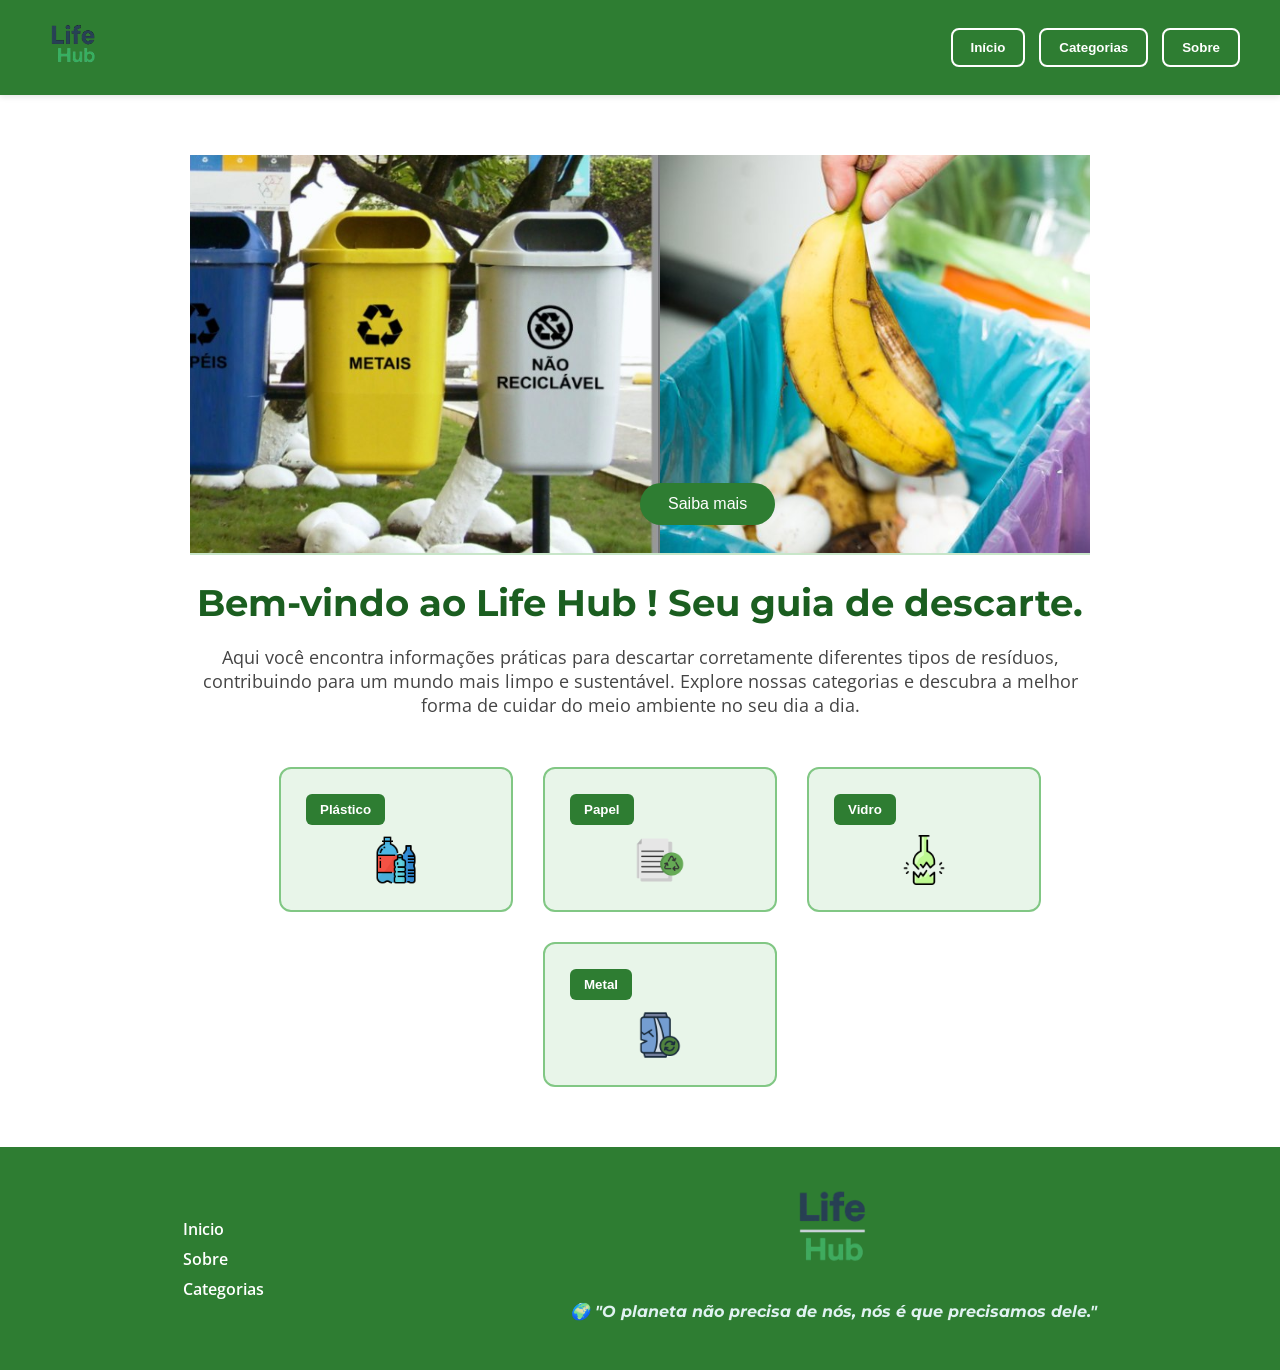
<file: src/index.html>
<!DOCTYPE html>
<html lang="pt-br">
<head>
    <meta charset="UTF-8">
    <meta name="viewport" content="width=device-width, initial-scale=1.0">
    <title>Life Hub - Guia de Descarte</title>
    <link rel="icon" href="../assets/Logos-imagens/LifeHub-icon.png" type="image/x-icon">
    <link rel="stylesheet" href="style.css">
    <link href="https://fonts.googleapis.com/css2?family=Montserrat:wght@700&family=Open+Sans:wght@400&display=swap" rel="stylesheet">
</head>
<body>
    <header class="cabecalho">

        <div class="logo">
            <a href="index.html">
                <img src="../assets/Logos-imagens/escrita.png" alt="Logo life hub">
            </a>
        </div>
        
        <nav class="botoes">
            <button onclick="window.location.href='index.html'">início</button>
            <button onclick="window.location.href='categorias.html'">Categorias</button>
            <button onclick="window.location.href='sobre.html'">Sobre</button>
        </nav>
    </header>

    <main>
        
        <div class="carrossel">

            <ul>

                <li><img src="../assets/Residuos/Imagens/coleta-seletiva4.png" alt="Imagem 1 do carrossel"></li>
                <li><img src="../assets/Residuos/Imagens/coleta-seletiva2.jpg" alt="Imagem 2 do carrossel"></li>
                <li><img src="../assets/Residuos/Imagens/descarte.jpg" alt="Imagem 3 do carrossel"></li>
                <li><img src="../assets/Residuos/Imagens/eletronicos.png" alt="Imagem 4 do carrossel"></li>

            </ul>
            <a href="sobre.html">
                <button>Saiba mais</button>
            </a>

        </div>

        <div>
            <h1>Bem-vindo ao Life Hub ! Seu guia de descarte.</h1>
            <p>Aqui você encontra informações práticas para descartar corretamente diferentes tipos de resíduos, contribuindo para um mundo mais limpo e sustentável. Explore nossas categorias e descubra a melhor forma de cuidar do meio ambiente no seu dia a dia.</p>
        </div>

        <div class="blocos">
            <ul>
                <li><a href="categorias/plastico.html"><button>Plástico</button> <img src="../assets/Residuos/Plastico/plastico1.png" alt="Logo de um plastico" width="50px"></a></li>
                <li><a href="categorias/papel.html"><button>Papel</button> <img src="../assets/Residuos/Papel/papel-reciclavel (1).png" alt="Logo de um papel" width="50px"></a></li>
                <li><a href="categorias/vidro.html"><button>Vidro</button> <img src="../assets/Residuos/Vidro/garrafa (1).png" alt="Logo de um vidro" width="50px"></a></li>
                <li><a href="categorias/metal.html"><button>Metal</button> <img src="../assets/Residuos/Metal/metal2.png" alt="Logo de um vidro" width="50px"></a></li>
            </ul>

        </div>

    </main>

    <footer>

        <div class="paginas">
            <ul>
                <li><a href="index.html">Inicio</a></li>
                <li><a href="sobre.html">Sobre</a></li>
                <li><a href="categorias.html">Categorias</a></li>
            </ul>
        </div>

        <div class="conscientizacao">
            <img src="../assets/Logos-imagens/LifeHub-icon.png" alt="Logo life hub" height="100">
            <h2><blockquote>🌍 "O planeta não precisa de nós, nós é que precisamos dele."</blockquote></h2>
        </div>

    </footer>
</body>
</html>
</file>
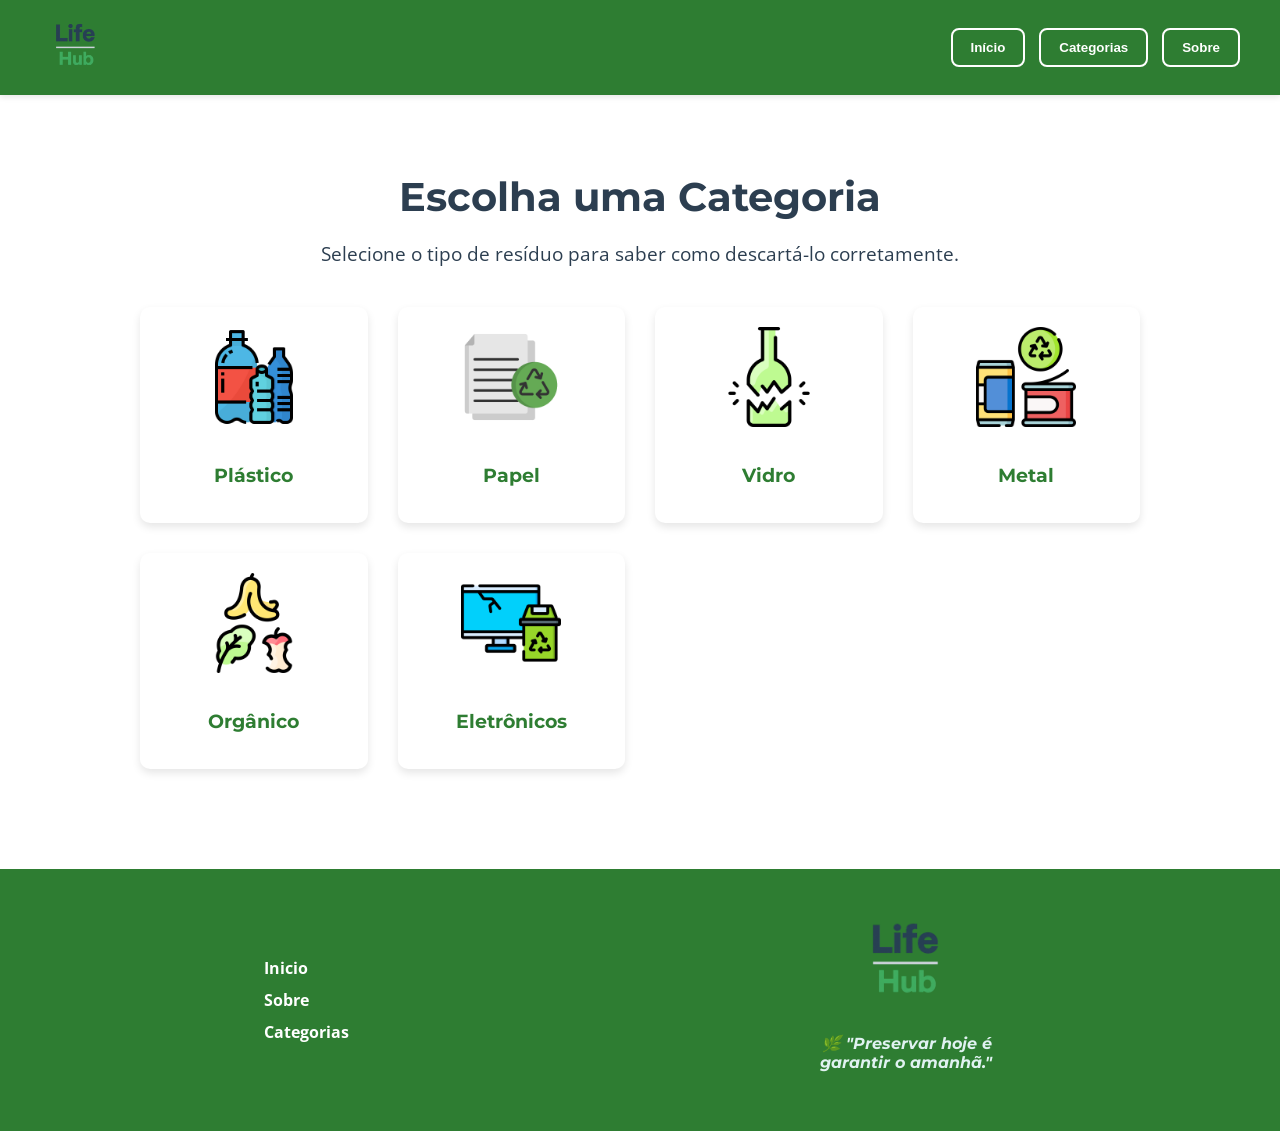
<file: src/categorias.html>
<!DOCTYPE html>
<html lang="pt-br">
<head>
    <meta charset="UTF-8">
    <meta name="viewport" content="width=device-width, initial-scale=1.0">
    <title>Life Hub - Categorias</title>
    <link rel="icon" href="../assets/Logos-imagens/LifeHub-icon.png" type="image/x-icon">
    <link rel="stylesheet" href="categorias.css">
    <link href="https://fonts.googleapis.com/css2?family=Montserrat:wght@700&family=Open+Sans:wght@400&display=swap" rel="stylesheet">
</head>
<body>
    <header class="cabecalho">
        <div class="logo">
            <a href="index.html">
                <img src="../assets/Logos-imagens/LifeHub-icon.png" alt="Logo life hub">
            </a>
        </div>
        
        <nav class="botoes">
            <button onclick="window.location.href='index.html'">Início</button>
            <button onclick="window.location.href='categorias.html'">Categorias</button>
            <button onclick="window.location.href='sobre.html'">Sobre</button>
        </nav>
    </header>

    <main>
        <h1>Escolha uma Categoria</h1>
        <p>Selecione o tipo de resíduo para saber como descartá-lo corretamente.</p>

        <section class="categorias">
            <div class="cartao" onclick="window.location.href='categorias/plastico.html'">
                <img src="../assets/Residuos/Plastico/plastico1.png" alt="Plástico">
                <h2>Plástico</h2>
            </div>

            <div class="cartao" onclick="window.location.href='categorias/papel.html'">
                <img src="../assets/Residuos/Papel/papel-reciclavel (1).png" alt="Papel">
                <h2>Papel</h2>
            </div>

            <div class="cartao" onclick="window.location.href='categorias/vidro.html'">
                <img src="../assets/Residuos/Vidro/garrafa (1).png" alt="Vidro">
                <h2>Vidro</h2>
            </div>

            <div class="cartao" onclick="window.location.href='categorias/metal.html'">
                <img src="../assets/Residuos/Metal/metal3.png" alt="Metal">
                <h2>Metal</h2>
            </div>

            <div class="cartao" onclick="window.location.href='categorias/organico.html'">
                <img src="../assets/Residuos/Organico/organico1.png" alt="Orgânico">
                <h2>Orgânico</h2>
            </div>

            <div class="cartao" onclick="window.location.href='categorias/eletronico.html'">
                <img src="../assets/Residuos/Eletronico/ele2.png" alt="Eletrônico">
                <h2>Eletrônicos</h2>
            </div>
        </section>
    </main>

    <footer>

        <div class="paginas">
            <ul>
                <li><a href="index.html">Inicio</a></li>
                <li><a href="sobre.html">Sobre</a></li>
                <li><a href="categorias.html">Categorias</a></li>
            </ul>
        </div>

        <div class="conscientizacao">
            <img src="../assets/Logos-imagens/LifeHub-icon.png" alt="Logo life hub" height="100">
            <h2><blockquote>🌿 "Preservar hoje é garantir o amanhã."</blockquote></h2>
        </div>

    </footer>
</body>
</html>
</file>
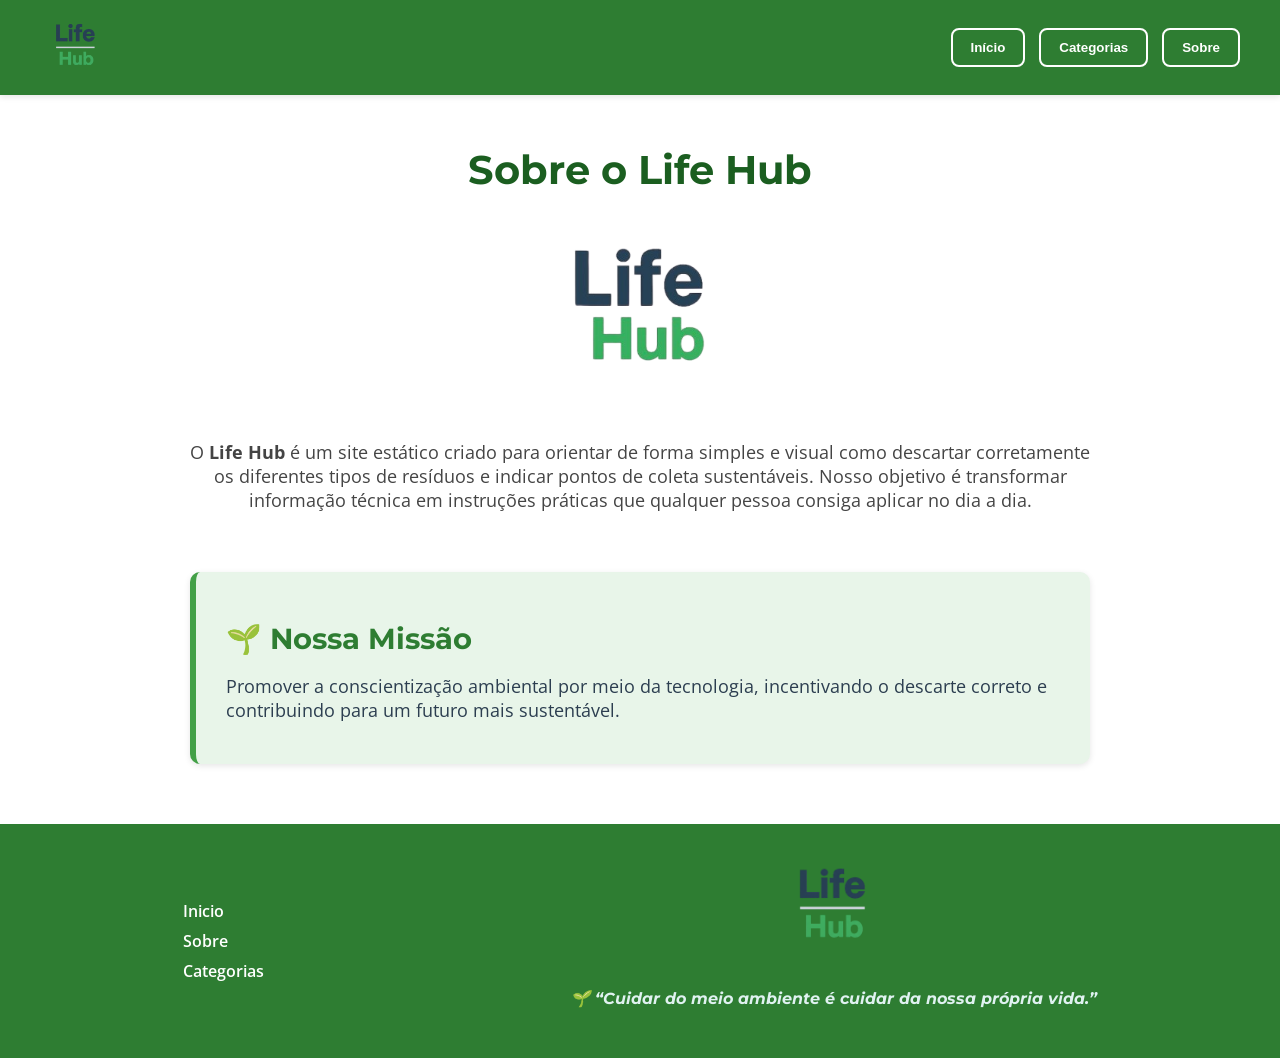
<file: src/sobre.html>
<!DOCTYPE html>
<html lang="pt-br">
<head>
    <meta charset="UTF-8">
    <meta name="viewport" content="width=device-width, initial-scale=1.0">
    <title>Life Hub - Sobre</title>
    <link rel="icon" href="../assets/Logos-imagens/LifeHub-icon.png" type="image/x-icon">
    <link rel="stylesheet" href="sobre.css">
    <link href="https://fonts.googleapis.com/css2?family=Montserrat:wght@700&family=Open+Sans:wght@400&display=swap" rel="stylesheet">
</head>
<body>
    <header class="cabecalho">

        <div class="logo">
            <a href="index.html">
                <img src="../assets/Logos-imagens/LifeHub-icon.png" alt="Logo life hub">
            </a>
        </div>
        
        <nav class="botoes">
            <button onclick="window.location.href='index.html'">início</button>
            <button onclick="window.location.href='categorias.html'">Categorias</button>
            <button onclick="window.location.href='sobre.html'">Sobre</button>
        </nav>
    </header>
    <main>
        <section class="Sobre">
        <h1>Sobre o Life Hub</h1>
        <img src="../assets/Logos-imagens/escrita.png" alt="Logo do Life Hub">
        <p>O <strong>Life Hub</strong> é um site estático criado para orientar de forma simples e visual como descartar corretamente os diferentes tipos de resíduos e indicar pontos de coleta sustentáveis. Nosso objetivo é transformar informação técnica em instruções práticas que qualquer pessoa consiga aplicar no dia a dia.</p>
        </section>

        <section class="missao">
            <h2>🌱 Nossa Missão</h2>
            <p>Promover a conscientização ambiental por meio da tecnologia, incentivando o descarte correto e contribuindo para um futuro mais sustentável.</p>
        </section>
    </main>

    <footer>

        <div class="paginas">
            <ul>
                <li><a href="index.html">Inicio</a></li>
                <li><a href="sobre.html">Sobre</a></li>
                <li><a href="categorias.html">Categorias</a></li>
            </ul>
        </div>

        <div class="conscientizacao">
            <img src="../assets/Logos-imagens/LifeHub-icon.png" alt="Logo life hub" height="100">
            <h2><blockquote>🌱 “Cuidar do meio ambiente é cuidar da nossa própria vida.”</blockquote></h2>
        </div>

    </footer>
</body>
</html>
</file>
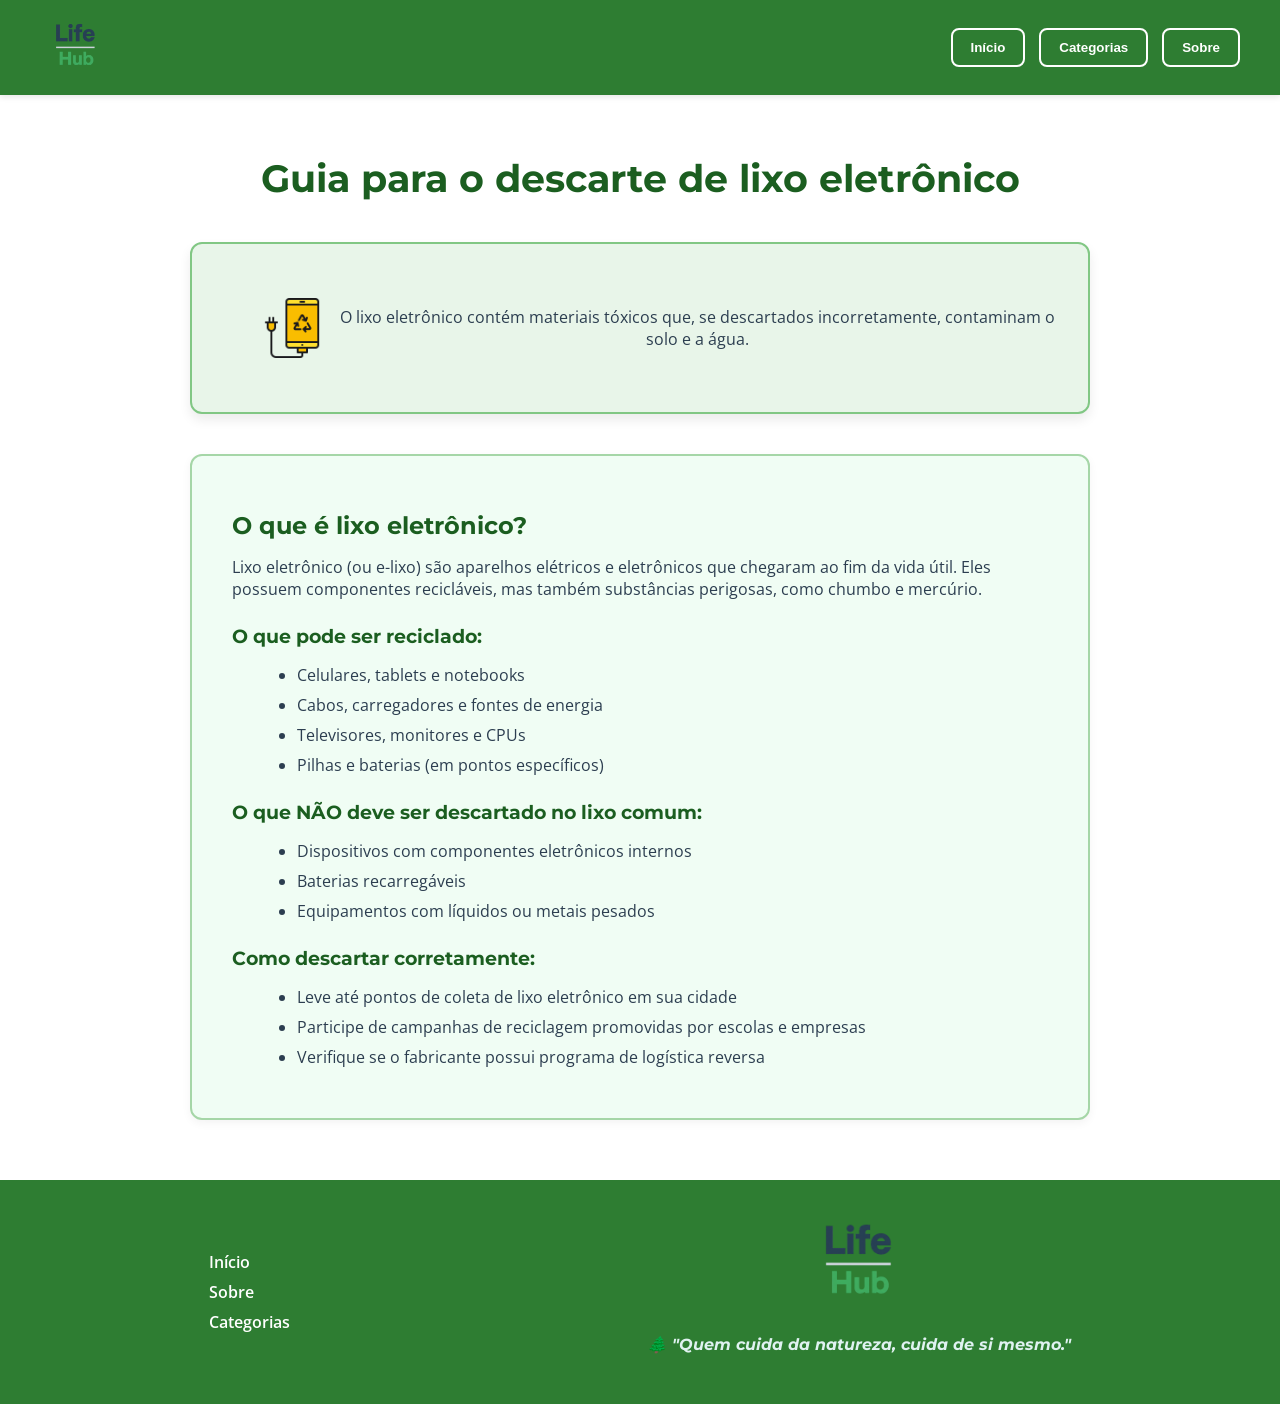
<file: src/categorias/eletronico.html>
<!DOCTYPE html>
<html lang="pt-br">
<head>
    <meta charset="UTF-8">
    <meta name="viewport" content="width=device-width, initial-scale=1.0">
    <title>Life-Hub Eletrônico</title>
    <link rel="icon" href="../../assets/Logos-imagens/LifeHub-icon.png" type="image/x-icon">
    <link rel="stylesheet" href="CSS/plastico.css">
    <link href="https://fonts.googleapis.com/css2?family=Montserrat:wght@700&family=Open+Sans:wght@400&display=swap" rel="stylesheet">
</head>
<body>
    <header class="cabecalho">
        <div class="logo">
            <a href="../index.html">
                <img src="../../assets/Logos-imagens/LifeHub-icon.png" alt="Logo life hub">
            </a>
        </div>
        
        <nav class="botoes">
            <button onclick="window.location.href='../index.html'">Início</button>
            <button onclick="window.location.href='../categorias.html'">Categorias</button>
            <button onclick="window.location.href='../sobre.html'">Sobre</button>
        </nav>
    </header>

    <main>
        <h1>Guia para o descarte de lixo eletrônico</h1>

        <div class="IMG">
            <ul>
                <li>
                    <img src="../../assets/Residuos/Eletronico/ele1.png" alt="Logo de um eletrônico" width="50px">
                    <p>O lixo eletrônico contém materiais tóxicos que, se descartados incorretamente, contaminam o solo e a água.</p>
                </li> 
            </ul>
        </div>

        <section class="conteudo">
            <h2>O que é lixo eletrônico?</h2>
            <p>
                Lixo eletrônico (ou e-lixo) são aparelhos elétricos e eletrônicos que chegaram ao fim da vida útil. Eles possuem componentes recicláveis, mas também substâncias perigosas, como chumbo e mercúrio.
            </p>

            <h3>O que pode ser reciclado:</h3>
            <ul>
                <li>Celulares, tablets e notebooks</li>
                <li>Cabos, carregadores e fontes de energia</li>
                <li>Televisores, monitores e CPUs</li>
                <li>Pilhas e baterias (em pontos específicos)</li>
            </ul>

            <h3>O que NÃO deve ser descartado no lixo comum:</h3>
            <ul>
                <li>Dispositivos com componentes eletrônicos internos</li>
                <li>Baterias recarregáveis</li>
                <li>Equipamentos com líquidos ou metais pesados</li>
            </ul>

            <h3>Como descartar corretamente:</h3>
            <ul>
                <li>Leve até pontos de coleta de lixo eletrônico em sua cidade</li>
                <li>Participe de campanhas de reciclagem promovidas por escolas e empresas</li>
                <li>Verifique se o fabricante possui programa de logística reversa</li>
            </ul>
        </section>
    </main>

    <footer>
        <div class="paginas">
            <ul>
                <li><a href="../index.html">Início</a></li>
                <li><a href="../sobre.html">Sobre</a></li>
                <li><a href="../categorias.html">Categorias</a></li>
            </ul>
        </div>

        <div class="conscientizacao">
            <img src="../../assets/Logos-imagens/LifeHub-icon.png" alt="Logo life hub" height="100">
            <h2><blockquote>🌲 "Quem cuida da natureza, cuida de si mesmo."</blockquote></h2>
        </div>
    </footer>
</body>
</html>
</file>
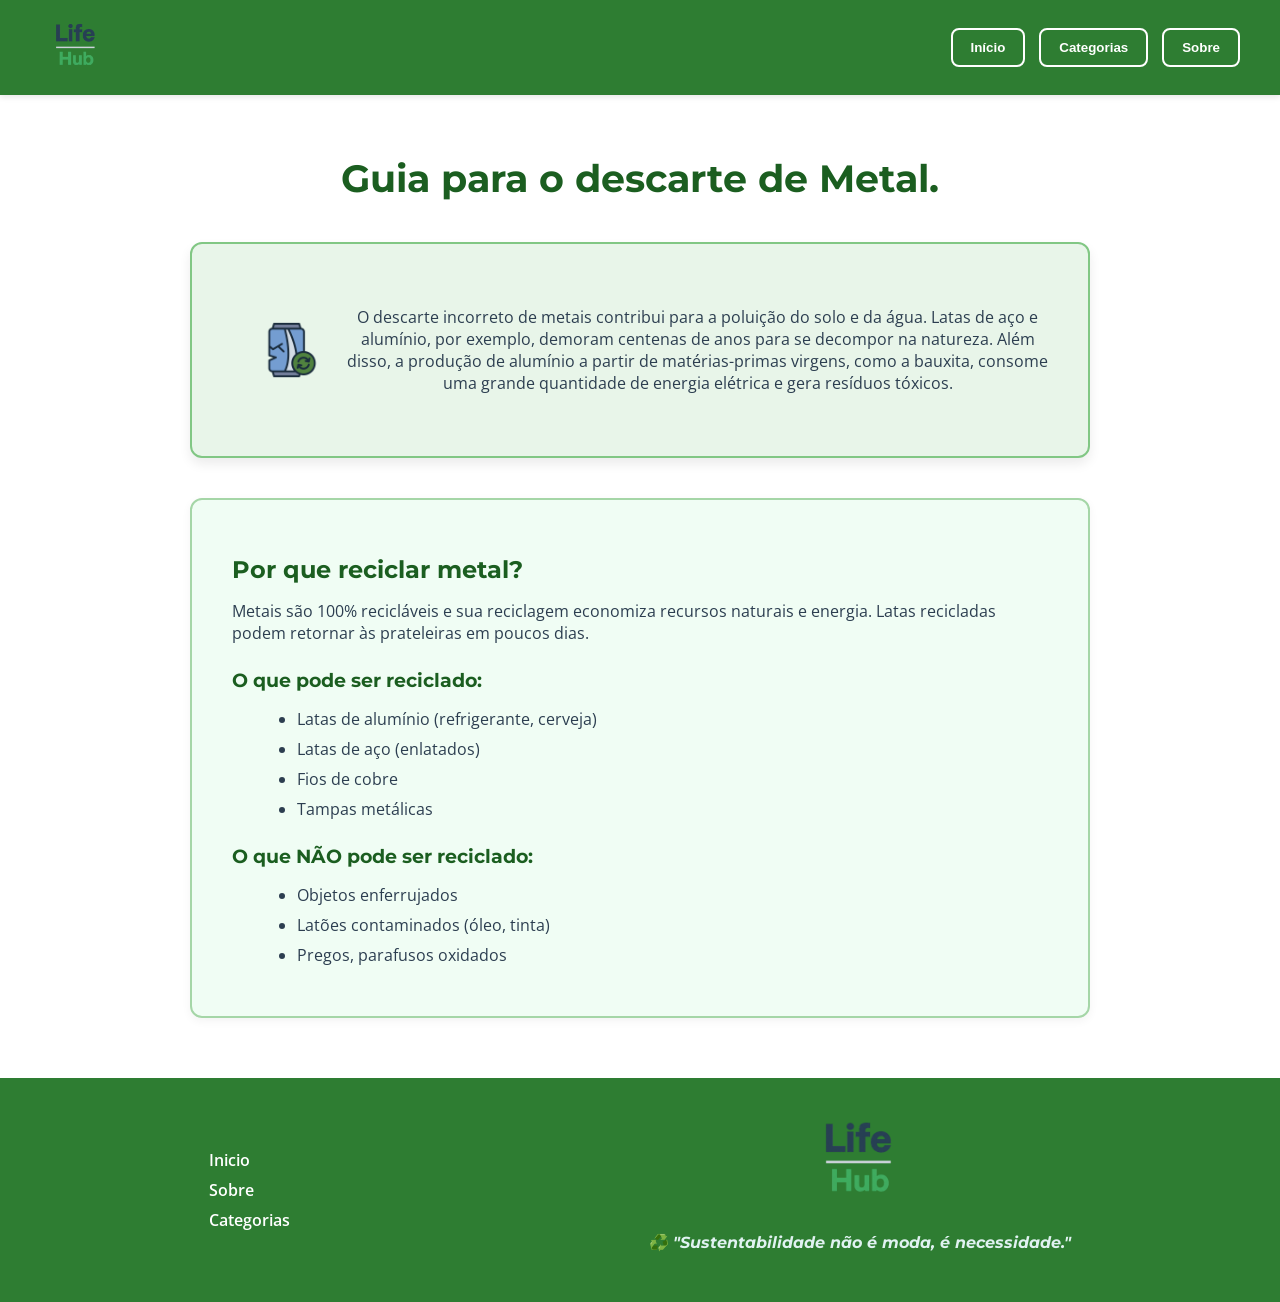
<file: src/categorias/metal.html>
<!DOCTYPE html>
<html lang="pt-br">
<head>
    <meta charset="UTF-8">
    <meta name="viewport" content="width=device-width, initial-scale=1.0">
    <title>Life-Hub Metal</title>
    <link rel="icon" href="../../assets/Logos-imagens/LifeHub-icon.png" type="image/x-icon">
    <link rel="stylesheet" href="CSS/plastico.css">
    <link href="https://fonts.googleapis.com/css2?family=Montserrat:wght@700&family=Open+Sans:wght@400&display=swap" rel="stylesheet">
</head>
<body>
    <header class="cabecalho">
        <div class="logo">
            <a href="../index.html">
                <img src="../../assets/Logos-imagens/LifeHub-icon.png" alt="Logo life hub">
            </a>
        </div>
        
        <nav class="botoes">
            <button onclick="window.location.href='../index.html'">início</button>
            <button onclick="window.location.href='../categorias.html'">Categorias</button>
            <button onclick="window.location.href='../sobre.html'">Sobre</button>
        </nav>
    </header>

    <main>
        <h1>Guia para o descarte de Metal.</h1> 

        <div class="IMG">
            <ul>
                <li>
                    <img src="../../assets/Residuos/Metal/metal2.png" alt="Logo de um metal" width="50px">
                    <p>O descarte incorreto de metais contribui para a poluição do solo e da água. Latas de aço e alumínio, por exemplo, demoram centenas de anos para se decompor na natureza. Além disso, a produção de alumínio a partir de matérias-primas virgens, como a bauxita, consome uma grande quantidade de energia elétrica e gera resíduos tóxicos. </p> </li>
            </ul>
        </div>
        
        <section class="conteudo">
            <h2>Por que reciclar metal?</h2>
            <p>
                Metais são 100% recicláveis e sua reciclagem economiza recursos naturais e energia. Latas recicladas podem retornar às prateleiras em poucos dias.
            </p>

            <h3>O que pode ser reciclado:</h3>
            <ul>
                <li>Latas de alumínio (refrigerante, cerveja)</li>
                <li>Latas de aço (enlatados)</li>
                <li>Fios de cobre</li>
                <li>Tampas metálicas</li>
            </ul>

            <h3>O que NÃO pode ser reciclado:</h3>
            <ul>
                <li>Objetos enferrujados</li>
                <li>Latões contaminados (óleo, tinta)</li>
                <li>Pregos, parafusos oxidados</li>
            </ul>
        </section>
    </main>

    <footer>
        <div class="paginas">
            <ul>
                <li><a href="index.html">Inicio</a></li>
                <li><a href="sobre.html">Sobre</a></li>
                <li><a href="categorias.html">Categorias</a></li>
            </ul>
        </div>

        <div class="conscientizacao">
            <img src="../../assets/Logos-imagens/LifeHub-icon.png" alt="Logo life hub" height="100">
            <h2><blockquote>♻️ "Sustentabilidade não é moda, é necessidade."</blockquote></h2>
        </div>
    </footer>
</body>
</html>
</file>
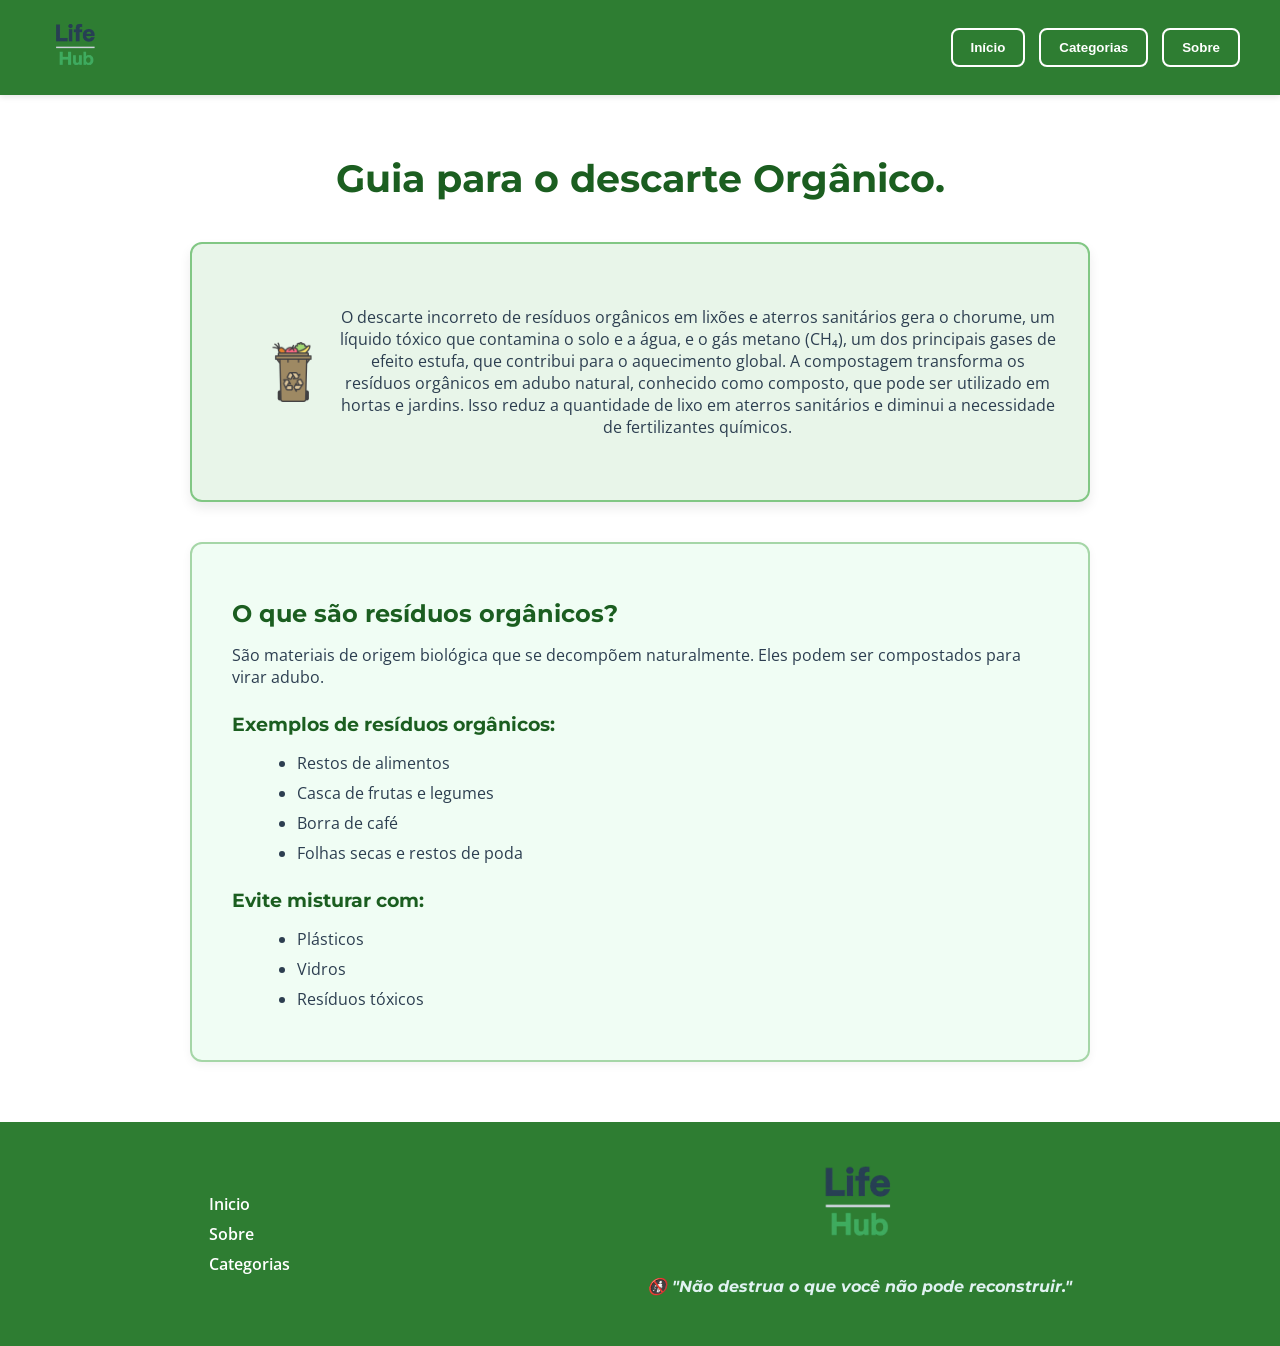
<file: src/categorias/organico.html>
<!DOCTYPE html>
<html lang="pt-br">
<head>
    <meta charset="UTF-8">
    <meta name="viewport" content="width=device-width, initial-scale=1.0">
    <title>Life-Hub Orgânico</title>
    <link rel="icon" href="../../assets/Logos-imagens/LifeHub-icon.png" type="image/x-icon">
    <link rel="stylesheet" href="CSS/plastico.css">
    <link href="https://fonts.googleapis.com/css2?family=Montserrat:wght@700&family=Open+Sans:wght@400&display=swap" rel="stylesheet">
</head>
<body>
    <header class="cabecalho">
        <div class="logo">
            <a href="../index.html">
                <img src="../../assets/Logos-imagens/LifeHub-icon.png" alt="Logo life hub">
            </a>
        </div>
        
        <nav class="botoes">
            <button onclick="window.location.href='../index.html'">início</button>
            <button onclick="window.location.href='../categorias.html'">Categorias</button>
            <button onclick="window.location.href='../sobre.html'">Sobre</button>
        </nav>
    </header>

    <main>
        <h1>Guia para o descarte Orgânico.</h1> 

        <div class="IMG">
            <ul>
                <li>
                    <img src="../../assets/Residuos/Organico/organico2.png" alt="Logo de um organico" width="50px">
                    <p>O descarte incorreto de resíduos orgânicos em lixões e aterros sanitários gera o chorume, um líquido tóxico que contamina o solo e a água, e o gás metano (CH₄), um dos principais gases de efeito estufa, que contribui para o aquecimento global. 
A compostagem transforma os resíduos orgânicos em adubo natural, conhecido como composto, que pode ser utilizado em hortas e jardins. Isso reduz a quantidade de lixo em aterros sanitários e diminui a necessidade de fertilizantes químicos. </p>
                </li>
            </ul>
        </div>
        
        <section class="conteudo">
            <h2>O que são resíduos orgânicos?</h2>
            <p>
                São materiais de origem biológica que se decompõem naturalmente. Eles podem ser compostados para virar adubo.
            </p>

            <h3>Exemplos de resíduos orgânicos:</h3>
            <ul>
                <li>Restos de alimentos</li>
                <li>Casca de frutas e legumes</li>
                <li>Borra de café</li>
                <li>Folhas secas e restos de poda</li>
            </ul>

            <h3>Evite misturar com:</h3>
            <ul>
                <li>Plásticos</li>
                <li>Vidros</li>
                <li>Resíduos tóxicos</li>
            </ul>
        </section>
        
        </main>

    <footer>
        <div class="paginas">
            <ul>
                <li><a href="index.html">Inicio</a></li>
                <li><a href="sobre.html">Sobre</a></li>
                <li><a href="categorias.html">Categorias</a></li>
            </ul>
        </div>

        <div class="conscientizacao">
            <img src="../../assets/Logos-imagens/LifeHub-icon.png" alt="Logo life hub" height="100">
            <h2><blockquote>🚯 "Não destrua o que você não pode reconstruir."</blockquote></h2>
        </div>
    </footer>
</body>
</html>
</file>
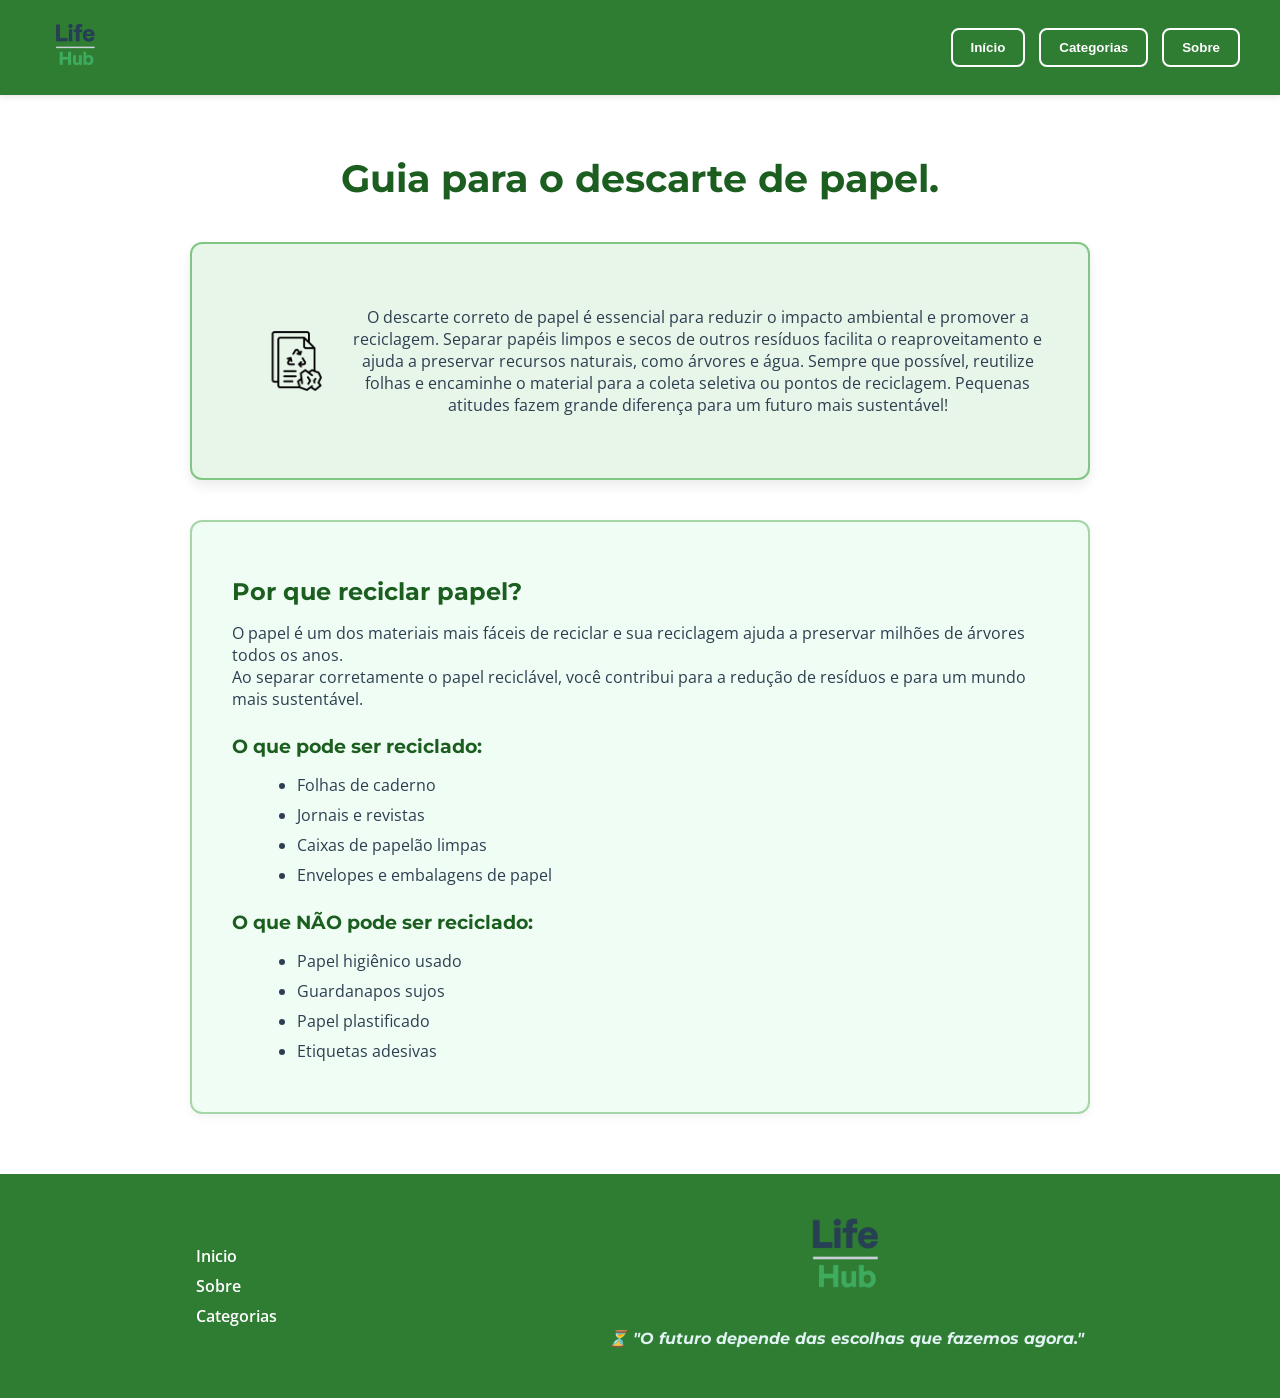
<file: src/categorias/papel.html>
<!DOCTYPE html>
<html lang="pt-br">
<head>
    <meta charset="UTF-8">
    <meta name="viewport" content="width=device-width, initial-scale=1.0">
    <title>Life-Hub Papel</title>
    <link rel="icon" href="../../assets/Logos-imagens/LifeHub-icon.png" type="image/x-icon">
    <link rel="stylesheet" href="CSS/plastico.css">
    <link href="https://fonts.googleapis.com/css2?family=Montserrat:wght@700&family=Open+Sans:wght@400&display=swap" rel="stylesheet">
</head>
<body>
    <header class="cabecalho">
        <div class="logo">
            <a href="../index.html">
                <img src="../../assets/Logos-imagens/LifeHub-icon.png" alt="Logo life hub">
            </a>
        </div>
        
        <nav class="botoes">
            <button onclick="window.location.href='../index.html'">início</button>
            <button onclick="window.location.href='../categorias.html'">Categorias</button>
            <button onclick="window.location.href='../sobre.html'">Sobre</button>
        </nav>
    </header>

    <main>
        <h1>Guia para o descarte de papel.</h1> 

        <div class="IMG">
            <ul>
                <li>
                    <img src="../../assets/Residuos/Papel/reciclar-papel.png" alt="Logo de um papel" width="50px">
                    <p>O descarte correto de papel é essencial para reduzir o impacto ambiental e promover a reciclagem. Separar papéis limpos e secos de outros resíduos facilita o reaproveitamento e ajuda a preservar recursos naturais, como árvores e água. Sempre que possível, reutilize folhas e encaminhe o material para a coleta seletiva ou pontos de reciclagem. Pequenas atitudes fazem grande diferença para um futuro mais sustentável!</p>
                </li>
            </ul>
        </div>
        
        <section class="conteudo">
            <h2>Por que reciclar papel?</h2>
            <p>
                O papel é um dos materiais mais fáceis de reciclar e sua reciclagem ajuda a preservar milhões de árvores todos os anos.<br>
                Ao separar corretamente o papel reciclável, você contribui para a redução de resíduos e para um mundo mais sustentável.
            </p>

            <h3>O que pode ser reciclado:</h3>
            <ul>
                <li>Folhas de caderno</li>
                <li>Jornais e revistas</li>
                <li>Caixas de papelão limpas</li>
                <li>Envelopes e embalagens de papel</li>
            </ul>

            <h3>O que NÃO pode ser reciclado:</h3>
            <ul>
                <li>Papel higiênico usado</li>
                <li>Guardanapos sujos</li>
                <li>Papel plastificado</li>
                <li>Etiquetas adesivas</li>
            </ul>
        </section>

    </main>

    <footer>
        <div class="paginas">
            <ul>
                <li><a href="index.html">Inicio</a></li>
                <li><a href="sobre.html">Sobre</a></li>
                <li><a href="categorias.html">Categorias</a></li>
            </ul>
        </div>

        <div class="conscientizacao">
            <img src="../../assets/Logos-imagens/LifeHub-icon.png" alt="Logo life hub" height="100">
            <h2><blockquote>⏳ "O futuro depende das escolhas que fazemos agora."</blockquote></h2>
        </div>
    </footer>
</body>
</html>
</file>
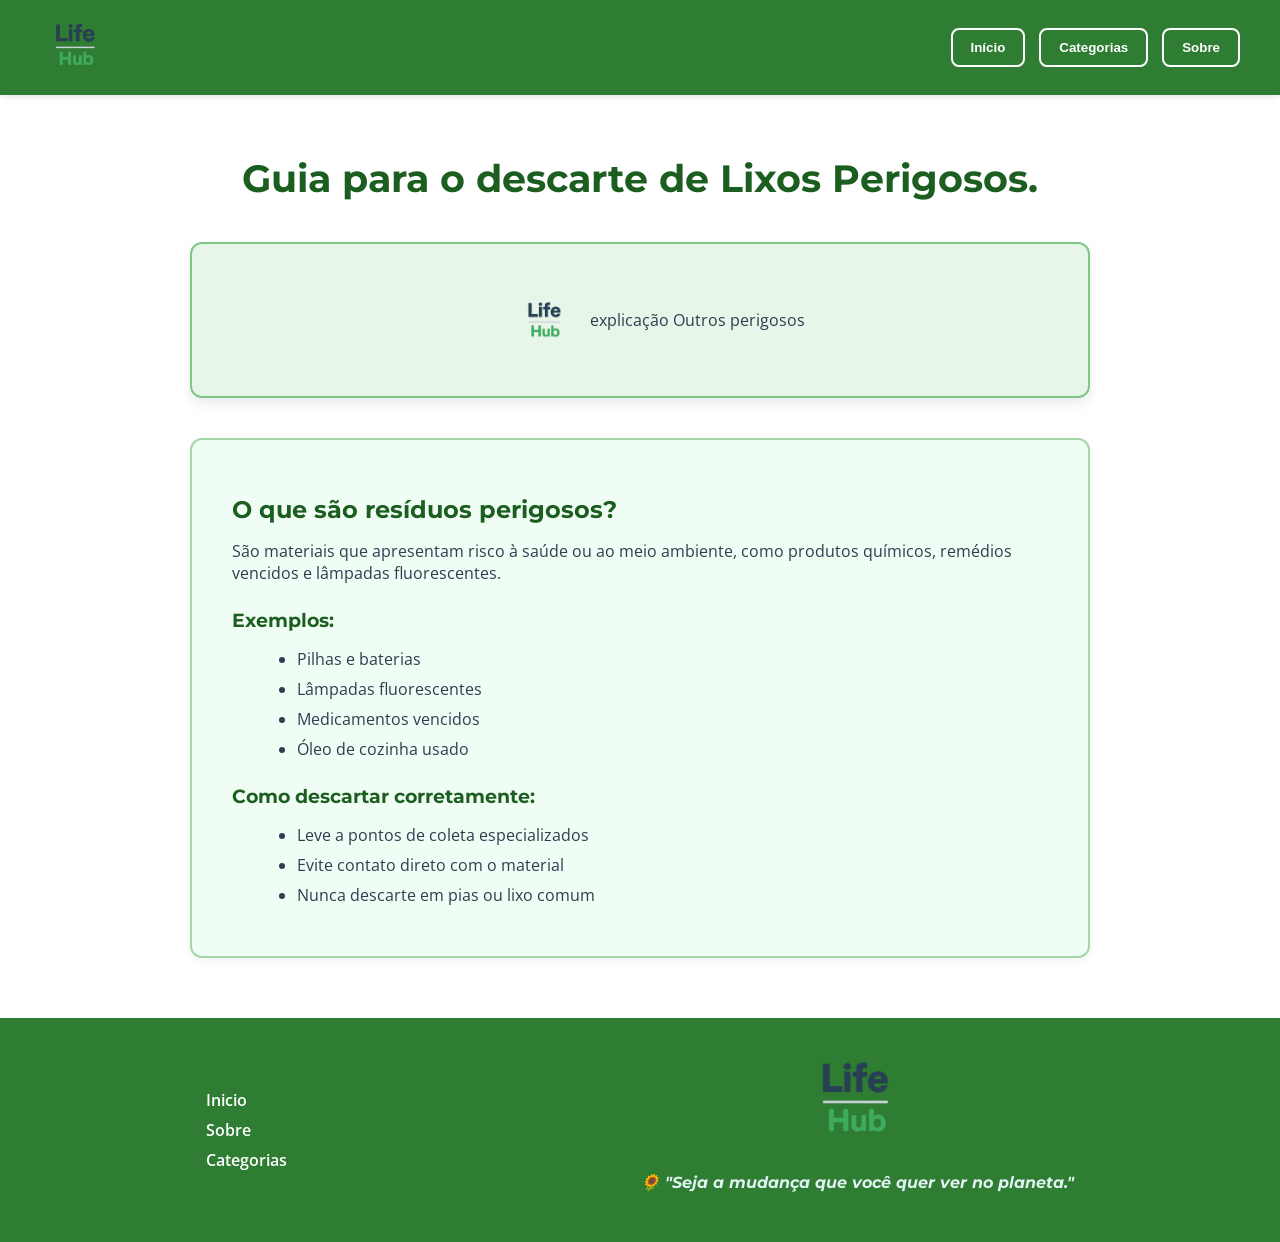
<file: src/categorias/perigoso.html>
<!DOCTYPE html>
<html lang="pt-br">
<head>
    <meta charset="UTF-8">
    <meta name="viewport" content="width=device-width, initial-scale=1.0">
    <title>Life-Hub Perigosos</title>
    <link rel="icon" href="../../assets/Logos-imagens/LifeHub-icon.png" type="image/x-icon">
    <link rel="stylesheet" href="CSS/plastico.css">
    <link href="https://fonts.googleapis.com/css2?family=Montserrat:wght@700&family=Open+Sans:wght@400&display=swap" rel="stylesheet">
</head>
<body>
    <header class="cabecalho">
        <div class="logo">
            <a href="../index.html">
                <img src="../../assets/Logos-imagens/LifeHub-icon.png" alt="Logo life hub">
            </a>
        </div>
        
        <nav class="botoes">
            <button onclick="window.location.href='../index.html'">início</button>
            <button onclick="window.location.href='../categorias.html'">Categorias</button>
            <button onclick="window.location.href='../sobre.html'">Sobre</button>
        </nav>
    </header>

    <main>
        <h1>Guia para o descarte de Lixos Perigosos.</h1>
        <div class="IMG">
            <ul>
                <li>
                    <img src="../../assets/Logos-imagens/LifeHub-icon.png" alt="Logo de um eletronico" width="50px">
                    <p>explicação Outros perigosos</p>
                </li>
            </ul>
        </div>

        <section class="conteudo">
            <h2>O que são resíduos perigosos?</h2>
            <p>
                São materiais que apresentam risco à saúde ou ao meio ambiente, como produtos químicos, remédios vencidos e lâmpadas fluorescentes.
            </p>

            <h3>Exemplos:</h3>
            <ul>
                <li>Pilhas e baterias</li>
                <li>Lâmpadas fluorescentes</li>
                <li>Medicamentos vencidos</li>
                <li>Óleo de cozinha usado</li>
            </ul>

            <h3>Como descartar corretamente:</h3>
            <ul>
                <li>Leve a pontos de coleta especializados</li>
                <li>Evite contato direto com o material</li>
                <li>Nunca descarte em pias ou lixo comum</li>
            </ul>
        </section>
    </main>

    <footer>
        <div class="paginas">
            <ul>
                <li><a href="index.html">Inicio</a></li>
                <li><a href="sobre.html">Sobre</a></li>
                <li><a href="categorias.html">Categorias</a></li>
            </ul>
        </div>

        <div class="conscientizacao">
            <img src="../../assets/Logos-imagens/LifeHub-icon.png" alt="Logo life hub" height="100">
            <h2><blockquote>🌻 "Seja a mudança que você quer ver no planeta."</blockquote></h2>
        </div>
    </footer> 
</body>
</html>
</file>
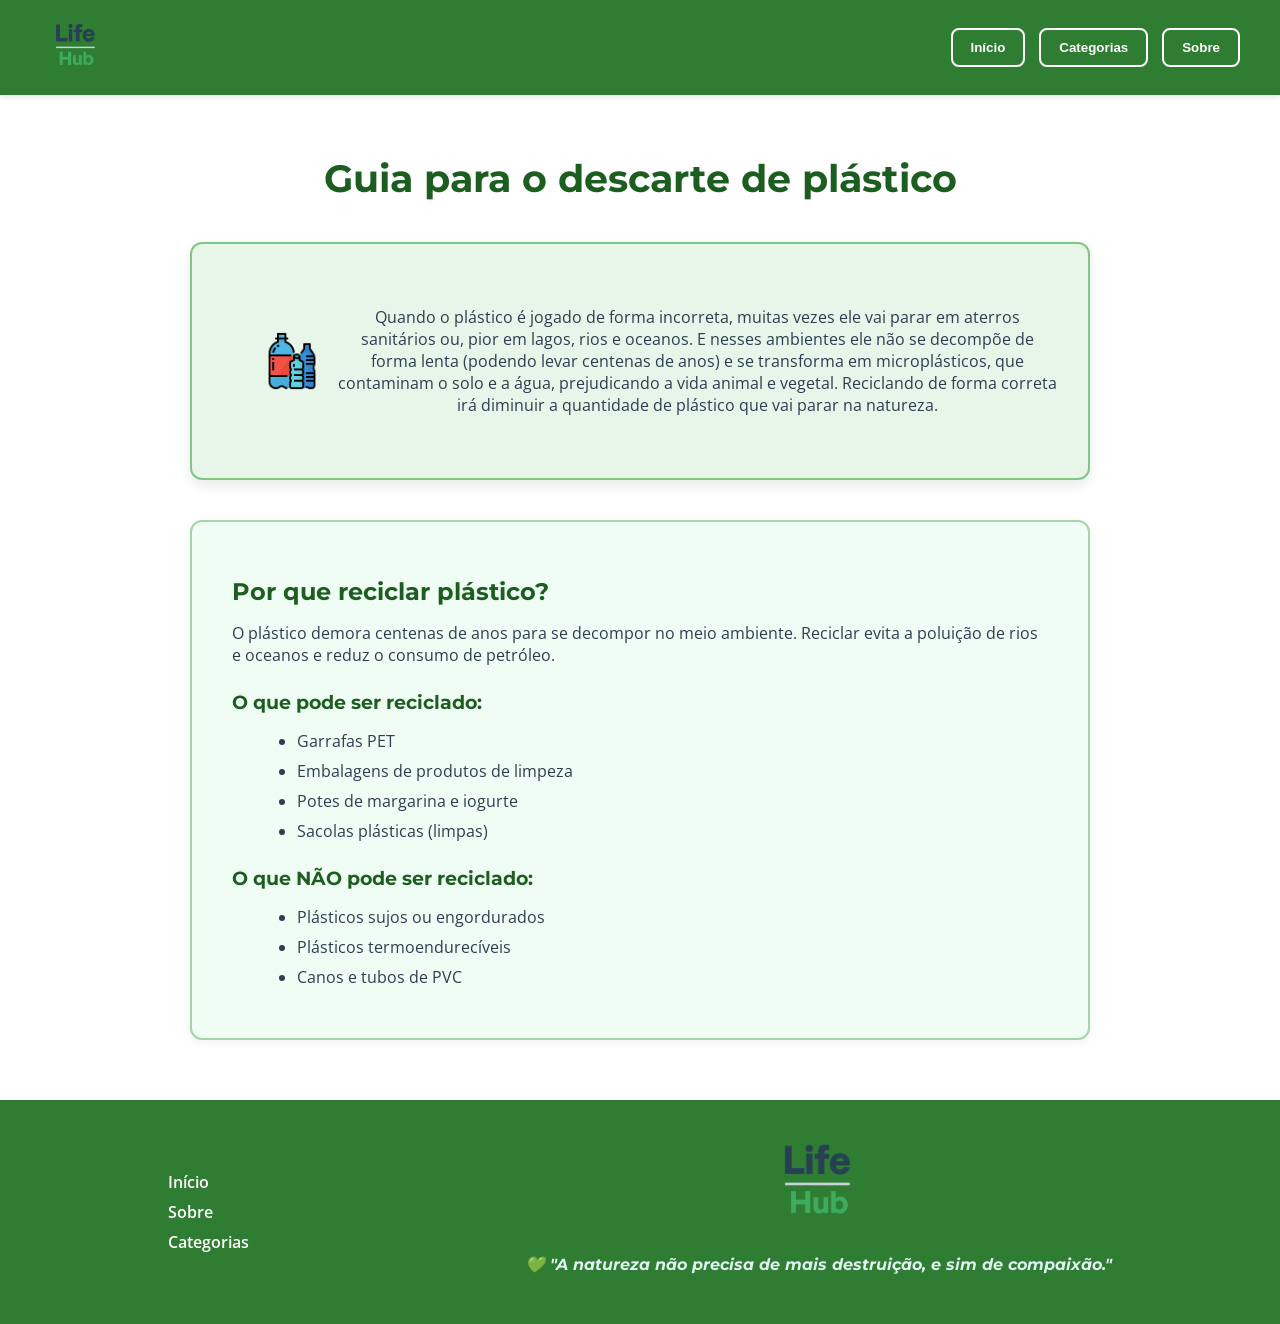
<file: src/categorias/plastico.html>
<!DOCTYPE html>
<html lang="pt-br">
<head>
    <meta charset="UTF-8">
    <meta name="viewport" content="width=device-width, initial-scale=1.0">
    <title>Life-Hub Plástico</title>
    <link rel="icon" href="../../assets/Logos-imagens/LifeHub-icon.png" type="image/x-icon">
    <link rel="stylesheet" href="CSS/plastico.css">
    <link href="https://fonts.googleapis.com/css2?family=Montserrat:wght@700&family=Open+Sans:wght@400&display=swap" rel="stylesheet">
</head>
<body>
    <header class="cabecalho">
        <div class="logo">
            <a href="../index.html">
                <img src="../../assets/Logos-imagens/LifeHub-icon.png" alt="Logo life hub">
            </a>
        </div>
        
        <nav class="botoes">
            <button onclick="window.location.href='../index.html'">Início</button>
            <button onclick="window.location.href='../categorias.html'">Categorias</button>
            <button onclick="window.location.href='../sobre.html'">Sobre</button>
        </nav>
    </header>

    <main>
        <h1>Guia para o descarte de plástico</h1>

        <div class="IMG">
            <ul>
                <li>
                    <img src="../../assets/Residuos/Plastico/plastico1.png" alt="Logo de um plástico" width="50px">
                    <p>  Quando o plástico é jogado de forma incorreta, muitas vezes ele vai parar em aterros sanitários ou, pior em lagos, rios e oceanos.  E nesses ambientes ele não se decompõe de forma lenta (podendo levar centenas de anos) e se transforma em microplásticos, que contaminam o solo e a água, prejudicando a vida animal e vegetal. Reciclando de forma correta irá diminuir a quantidade de plástico que vai parar na natureza. </p>
                </li> 
            </ul>
        </div>

        <section class="conteudo">
            <h2>Por que reciclar plástico?</h2>
            <p>O plástico demora centenas de anos para se decompor no meio ambiente. Reciclar evita a poluição de rios e oceanos e reduz o consumo de petróleo.</p>

            <h3>O que pode ser reciclado:</h3>
            <ul>
                <li>Garrafas PET</li>
                <li>Embalagens de produtos de limpeza</li>
                <li>Potes de margarina e iogurte</li>
                <li>Sacolas plásticas (limpas)</li>
            </ul>

            <h3>O que NÃO pode ser reciclado:</h3>
            <ul>
                <li>Plásticos sujos ou engordurados</li>
                <li>Plásticos termoendurecíveis</li>
                <li>Canos e tubos de PVC</li>
            </ul>
        </section>
    </main>

    <footer>
        <div class="paginas">
            <ul>
                <li><a href="../index.html">Início</a></li>
                <li><a href="../sobre.html">Sobre</a></li>
                <li><a href="../categorias.html">Categorias</a></li>
            </ul>
        </div>

        <div class="conscientizacao">
            <img src="../../assets/Logos-imagens/LifeHub-icon.png" alt="Logo life hub" height="100">
            <h2><blockquote>💚 "A natureza não precisa de mais destruição, e sim de compaixão."</blockquote></h2>
        </div>
    </footer>
</body>
</html>
</file>
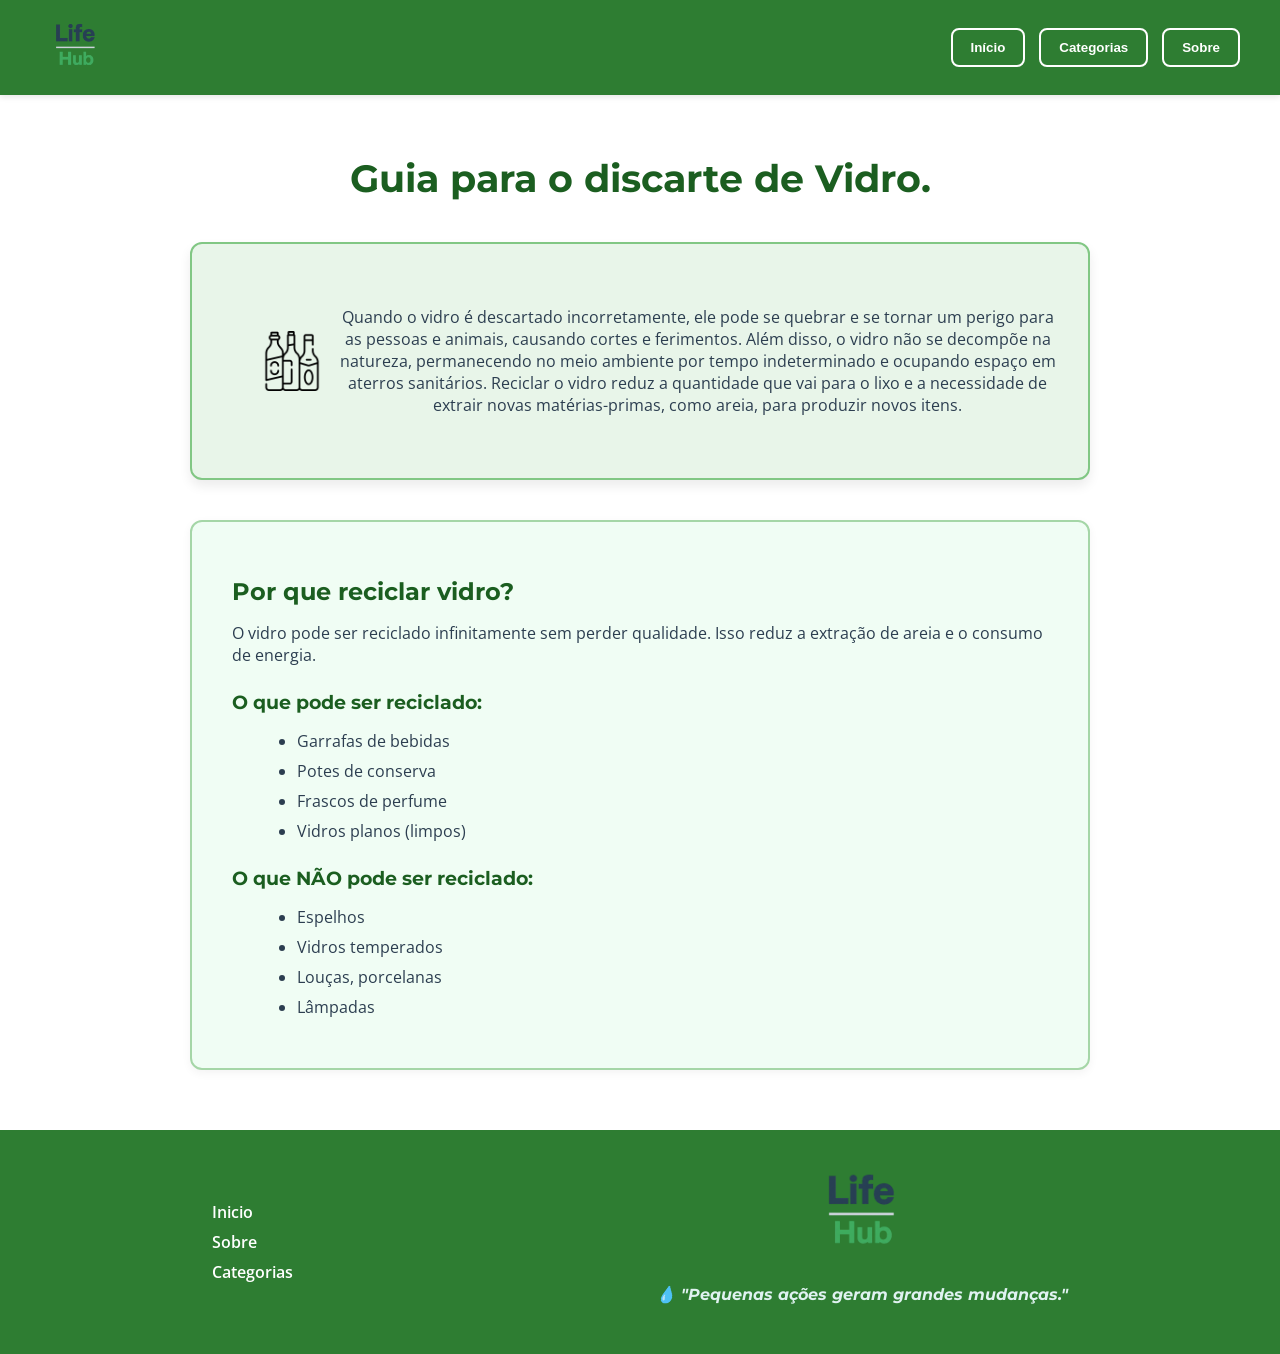
<file: src/categorias/vidro.html>
<!DOCTYPE html>
<html lang="pt-br">
<head>
    <meta charset="UTF-8">
    <meta name="viewport" content="width=device-width, initial-scale=1.0">
    <title>Life-Hub Vidro</title>
    <link rel="icon" href="../../assets/Logos-imagens/LifeHub-icon.png" type="image/x-icon">
    <link rel="stylesheet" href="CSS/plastico.css">
    <link href="https://fonts.googleapis.com/css2?family=Montserrat:wght@700&family=Open+Sans:wght@400&display=swap" rel="stylesheet">
</head>
<body>
    <header class="cabecalho">

        <div class="logo">
            <a href="../index.html">
                <img src="../../assets/Logos-imagens/LifeHub-icon.png" alt="Logo life hub">
            </a>
        </div>
        
        <nav class="botoes">
            <button onclick="window.location.href='../index.html'">início</button>
            <button onclick="window.location.href='../categorias.html'">Categorias</button>
            <button onclick="window.location.href='../sobre.html'">Sobre</button>
        </nav>
    </header>



    <main>

    <h1>Guia para o discarte de Vidro.</h1>

        <div class="IMG">
            <ul>
                <li>
                    <img src="../../assets/Residuos/Vidro/garrafas-de-vinho.png" alt="Logo de um plástico" width="50px">
                    <p>Quando o vidro é descartado incorretamente, ele pode se quebrar e se tornar um perigo para as pessoas e animais, causando cortes e ferimentos. Além disso, o vidro não se decompõe na natureza, permanecendo no meio ambiente por tempo indeterminado e ocupando espaço em aterros sanitários. Reciclar o vidro reduz a quantidade que vai para o lixo e a necessidade de extrair novas matérias-primas, como areia, para produzir novos itens.  </p>
                </li> 
            </ul>
        </div>


        <section class="conteudo">
            <h2>Por que reciclar vidro?</h2>
            <p>
                O vidro pode ser reciclado infinitamente sem perder qualidade. Isso reduz a extração de areia e o consumo de energia.
            </p>

            <h3>O que pode ser reciclado:</h3>
            <ul>
                <li>Garrafas de bebidas</li>
                <li>Potes de conserva</li>
                <li>Frascos de perfume</li>
                <li>Vidros planos (limpos)</li>
            </ul>

            <h3>O que NÃO pode ser reciclado:</h3>
            <ul>
                <li>Espelhos</li>
                <li>Vidros temperados</li>
                <li>Louças, porcelanas</li>
                <li>Lâmpadas</li>
            </ul>
        </section>
    </main>
  

    <footer>
                <div class="paginas">
            <ul>
                <li><a href="index.html">Inicio</a></li>
                <li><a href="sobre.html">Sobre</a></li>
                <li><a href="categorias.html">Categorias</a></li>
            </ul>
        </div>

        <div class="conscientizacao">
            <img src="../../assets/Logos-imagens/LifeHub-icon.png" alt="Logo life hub" height="100">
            <h2><blockquote>💧 "Pequenas ações geram grandes mudanças."</blockquote></h2>
        </div>
    </footer>
</body>
</html>
</file>
<file: src/style.css>
body {
    background-color: #FFFFFF;
    margin: 0;
    padding: 0;
}

h1, h2, h3, h4, h5, h6 {
    font-family: "Montserrat", sans-serif;
    font-weight: 700; 
    color: #2e7d32;
}

body, p, span, li, a {
    font-family: "Open Sans", sans-serif;
    font-weight: 400; 
    color: #2e7d32;
}


.logo img{
    height: 100px;
}


/* ======== CABEÇALHO ======== */
.cabecalho {
    display: flex;
    justify-content: space-between;
    align-items: center;
    background-color: #2e7d32;
    padding: 15px 40px;
    box-shadow: 0 2px 6px rgba(0,0,0,0.1);
    position: sticky;
    top: 0;
    z-index: 10;
}

.cabecalho img {
    height: 60px;
    transition: transform 0.3s;
}

.cabecalho img:hover {
    transform: scale(1.05);
}

.botoes button {
    background-color: transparent;
    border: 2px solid #fff;
    color: #fff;
    padding: 10px 18px;
    margin-left: 10px;
    border-radius: 8px;
    font-weight: 600;
    cursor: pointer;
    transition: all 0.3s ease;
    text-transform: capitalize;
}

.botoes button:hover {
    background-color: #fff;
    color: #2e7d32;
}

/* ======== CARROSSEL ======== */
.carrossel {
    width: 100%;
    height: 400px;
    overflow: hidden;
    position: relative;
    background-color: #c8e6c9;
    display: flex;
    flex-direction: column;
    align-items: center;
    justify-content: center;
}

.carrossel ul {
    display: flex;
    width: 400%;
    animation: slide 12s infinite;
}

.carrossel li {
    list-style: none;
    width: 100%;
}

.carrossel img {
    width: 100%;
    height: 400px;
    object-fit: cover;
}

/* Animação de transição automática */
@keyframes slide {
    0% {margin-left: 0;}
    25% {margin-left: 0;}
    30% {margin-left: -100%;}
    55% {margin-left: -100%;}
    60% {margin-left: -200%;}
    85% {margin-left: -200%;}
    90% {margin-left: -300%;}
    100% {margin-left: -300%;}
}

.carrossel button {
    position: absolute;
    bottom: 30px;
    background-color: #2e7d32;
    color: white;
    border: none;
    padding: 12px 28px;
    font-size: 1rem;
    border-radius: 25px;
    cursor: pointer;
    transition: background-color 0.3s;
}

.carrossel button:hover {
    background-color: #1b5e20;
}

/* ======== CONTEÚDO PRINCIPAL ======== */
main {
    max-width: 900px;
    margin: 60px auto;
    padding: 0 20px;
    text-align: center;
}

main h1 {
    font-family: 'Montserrat', sans-serif;
    font-size: 2.3rem;
    color: #1b5e20;
    margin-bottom: 20px;
}

main p {
    font-size: 1.1rem;
    color: #444;
    margin-bottom: 50px;
}

/* ======== BLOCOS DE CATEGORIAS ======== */
.blocos ul {
    display: flex;
    justify-content: center;
    flex-wrap: wrap;
    gap: 30px;
    list-style: none;
}

.blocos li {
    background-color: #e8f5e9;
    border: 2px solid #81c784;
    border-radius: 12px;
    padding: 25px;
    width: 180px;
    transition: transform 0.3s, box-shadow 0.3s;
    cursor: pointer;
}

.blocos li:hover {
    transform: translateY(-8px);
    box-shadow: 0 6px 15px rgba(0,0,0,0.1);
}

.blocos button {
    display: block;
    background-color: #2e7d32;
    color: #fff;
    border: none;
    border-radius: 6px;
    padding: 8px 14px;
    font-weight: 600;
    margin-bottom: 10px;
    cursor: pointer;
    transition: background-color 0.3s;
}

.blocos button:hover {
    background-color: #1b5e20;
}

.blocos img {
    display: block;
    margin: 0 auto;
}

/* ======== RODAPÉ ======== */
footer {
    background-color: #2e7d32;
    color: #fff;
    display: flex;
    justify-content: space-around;
    align-items: center;
    flex-wrap: wrap;
    padding: 30px 10px;
    margin-top: 60px;
}

footer ul {
    list-style: none;
}

footer ul li {
    margin: 8px 0;
}

footer ul li a {
    text-decoration: none;
    color: #fff;
    font-weight: 600;
    transition: color 0.3s;
}

footer ul li a:hover {
    color: #c8e6c9;
}

.conscientizacao {
    text-align: center;
}

blockquote {
    font-style: italic;
    color: #e0f2f1;
    font-size: 1rem;
}
</file>
<file: src/categorias.css>
body {
    background-color: #FFFFFF;
    margin: 0;
    padding: 0;
}

h1, h2, h3, h4, h5, h6 {
    font-family: "Montserrat", sans-serif;
    font-weight: 700; 
    color: #2C3E50;
}

body, p, span, li, a {
    font-family: "Open Sans", sans-serif;
    font-weight: 400; 
    color: #2C3E50;
}


.logo img{
    height: 100px;
}

/* ======== CABEÇALHO ======== */
.cabecalho {
    display: flex;
    justify-content: space-between;
    align-items: center;
    background-color: #2e7d32;
    padding: 15px 40px;
    box-shadow: 0 2px 6px rgba(0,0,0,0.1);
    position: sticky;
    top: 0;
    z-index: 10;
}

.cabecalho img {
    height: 60px;
    transition: transform 0.3s;
}

.cabecalho img:hover {
    transform: scale(1.05);
}

.botoes button {
    background-color: transparent;
    border: 2px solid #fff;
    color: #fff;
    padding: 10px 18px;
    margin-left: 10px;
    border-radius: 8px;
    font-weight: 600;
    cursor: pointer;
    transition: all 0.3s ease;
    text-transform: capitalize;
}

.botoes button:hover {
    background-color: #fff;
    color: #2e7d32;
}
/* MAIN */
main {
    text-align: center;
    padding: 50px 20px;
}

main h1 {
    font-family: 'Montserrat', sans-serif;
    font-size: 2.5rem;
    margin-bottom: 10px;
}

main p {
    font-size: 1.2rem;
    margin-bottom: 40px;
}

/* SEÇÃO DE CATEGORIAS */
.categorias {
    display: grid;
    grid-template-columns: repeat(auto-fit, minmax(180px, 1fr));
    gap: 30px;
    max-width: 1000px;
    margin: 0 auto;
}

.cartao {
    background-color: white;
    border-radius: 10px;
    box-shadow: 0 4px 8px rgba(0,0,0,0.1);
    padding: 20px;
    transition: transform 0.3s, box-shadow 0.3s;
    cursor: pointer;
}

.cartao img {
    width: 100px;
    height: 100px;
    object-fit: contain;
    margin-bottom: 15px;
}

.cartao h2 {
    font-family: 'Montserrat', sans-serif;
    font-size: 1.2rem;
    color: #2e7d32;
}

.cartao:hover {
    transform: translateY(-5px);
    box-shadow: 0 8px 16px rgba(0,0,0,0.2);
}

/* FOOTER */
footer {
    background-color: #2e7d32;
    color: white;
    display: flex;
    flex-wrap: wrap;
    justify-content: space-around;
    align-items: center;
    padding: 40px 20px;
    margin-top: 50px;
}

footer .paginas ul {
    list-style: none;
}

footer .paginas li {
    margin: 10px 0;
}

footer .paginas a {
    color: white;
    text-decoration: none;
    font-weight: 700;
    transition: color 0.3s;
}

footer .paginas a:hover {
    color: #c8e6c9;
}

footer .conscientizacao {
    text-align: center;
    max-width: 300px;
}

footer .conscientizacao h2 blockquote {
    font-size: 1rem;
    color: #e0f2f1;
    font-style: italic;
    margin-top: 10px;
}
</file>
<file: src/sobre.css>
body {
    background-color: #FFFFFF;
    margin: 0;
    padding: 0;
}

h1, h2, h3, h4, h5, h6 {
    font-family: "Montserrat", sans-serif;
    font-weight: 700; 
    color: #2C3E50;
}

body, p, span, li, a {
    font-family: "Open Sans", sans-serif;
    font-weight: 400; 
    color: #2C3E50;
}


.logo img{
    height: 100px;
}


/* ======== CABEÇALHO ======== */
.cabecalho {
    display: flex;
    justify-content: space-between;
    align-items: center;
    background-color: #2e7d32;
    padding: 15px 40px;
    box-shadow: 0 2px 6px rgba(0,0,0,0.1);
    position: sticky;
    top: 0;
    z-index: 10;
}

.cabecalho img {
    height: 60px;
    transition: transform 0.3s;
}

.cabecalho img:hover {
    transform: scale(1.05);
}

.botoes button {
    background-color: transparent;
    border: 2px solid #fff;
    color: #fff;
    padding: 10px 18px;
    margin-left: 10px;
    border-radius: 8px;
    font-weight: 600;
    cursor: pointer;
    transition: all 0.3s ease;
    text-transform: capitalize;
}

.botoes button:hover {
    background-color: #fff;
    color: #2e7d32;
}

/* ======== SEÇÃO SOBRE ======== */
main {
    max-width: 900px;
    margin: 50px auto;
    padding: 0 20px;
}

.Sobre {
    text-align: center;
    margin-bottom: 60px;
}

.Sobre h1 {
    font-family: 'Montserrat', sans-serif;
    font-size: 2.5rem;
    color: #1b5e20;
    margin-bottom: 25px;
}

.Sobre img {
    width: 200px;
    margin-bottom: 20px;
}

.Sobre p {
    font-size: 1.1rem;
    color: #444;
}

/* ======== MISSÃO ======== */
.missao {
    background-color: #e8f5e9;
    border-left: 6px solid #43a047;
    padding: 25px 30px;
    border-radius: 10px;
    box-shadow: 0 2px 6px rgba(0,0,0,0.1);
}

.missao h2 {
    font-family: 'Montserrat', sans-serif;
    font-size: 1.8rem;
    color: #2e7d32;
    margin-bottom: 15px;
}

.missao p {
    font-size: 1.1rem;
}

/* ======== RODAPÉ ======== */
footer {
    background-color: #2e7d32;
    color: #fff;
    display: flex;
    justify-content: space-around;
    align-items: center;
    flex-wrap: wrap;
    padding: 30px 10px;
    margin-top: 60px;
}

footer ul {
    list-style: none;
}

footer ul li {
    margin: 8px 0;
}

footer ul li a {
    text-decoration: none;
    color: #fff;
    font-weight: 600;
    transition: color 0.3s;
}

footer ul li a:hover {
    color: #c8e6c9;
}

.conscientizacao {
    text-align: center;
}

.conscientizacao img {
    margin-bottom: 10px;
}

blockquote {
    font-style: italic;
    color: #e0f2f1;
    font-size: 1rem;
}
</file>
<file: src/categorias/CSS/plastico.css>
body {
    background-color: #FFFFFF;
    margin: 0;
    padding: 0;
}

h1, h2, h3, h4, h5, h6 {
    font-family: "Montserrat", sans-serif;
    font-weight: 700; 
    color: #2C3E50;
}

body, p, span, li, a {
    font-family: "Open Sans", sans-serif;
    font-weight: 400; 
    color: #2C3E50;
}


.logo img{
    height: 100px;
}



/* ======== CABEÇALHO ======== */
.cabecalho {
    display: flex;
    justify-content: space-between;
    align-items: center;
    background-color: #2e7d32;
    padding: 15px 40px;
    box-shadow: 0 2px 6px rgba(0,0,0,0.1);
    position: sticky;
    top: 0;
    z-index: 10;
}

.cabecalho img {
    height: 60px;
    transition: transform 0.3s;
}

.cabecalho img:hover {
    transform: scale(1.05);
}

.botoes button {
    background-color: transparent;
    border: 2px solid #fff;
    color: #fff;
    padding: 10px 18px;
    margin-left: 10px;
    border-radius: 8px;
    font-weight: 600;
    cursor: pointer;
    transition: all 0.3s ease;
    text-transform: capitalize;
}

.botoes button:hover {
    background-color: #fff;
    color: #2e7d32;
}

/* ======== CONTEÚDO PRINCIPAL ======== */
main {
    max-width: 900px;
    margin: 60px auto;
    padding: 0 20px;
    text-align: center;
}

h1 {
    font-family: 'Montserrat', sans-serif;
    font-size: 2.4rem;
    color: #1b5e20;
    margin-bottom: 25px;
    text-align: center;
}

/* ======== SEÇÃO DE IMAGEM ======== */
.IMG {
    background-color: #e8f5e9;
    border: 2px solid #81c784;
    border-radius: 12px;
    padding: 30px;
    margin: 40px 0;
    box-shadow: 0 6px 12px rgba(0,0,0,0.08);
    transition: transform 0.3s, box-shadow 0.3s;
}

.IMG:hover {
    transform: translateY(-5px);
    box-shadow: 0 8px 16px rgba(0,0,0,0.12);
}

.IMG ul {
    list-style: none;
}

.IMG li {
    display: flex;
    align-items: center;
    justify-content: center;
    gap: 15px;
}

.IMG img {
    width: 60px;
    height: 60px;
    object-fit: contain;
}

/* ======== CONTEÚDO DO GUIA ======== */
.conteudo {
    text-align: left;
    background-color: #f0fdf4;
    padding: 30px 40px;
    border-radius: 12px;
    border: 2px solid #a5d6a7;
    box-shadow: 0 3px 10px rgba(0,0,0,0.05);
}

.conteudo h2, .conteudo h3 {
    color: #1b5e20;
    font-family: 'Montserrat', sans-serif;
    margin-top: 25px;
    margin-bottom: 10px;
}

.conteudo p {
    margin-bottom: 20px;
}

.conteudo ul {
    margin-left: 25px;
    margin-bottom: 20px;
}

.conteudo li {
    margin-bottom: 8px;
}

/* ======== RODAPÉ ======== */
footer {
    background-color: #2e7d32;
    color: #fff;
    display: flex;
    justify-content: space-around;
    align-items: center;
    flex-wrap: wrap;
    padding: 30px 10px;
    margin-top: 60px;
}

footer ul {
    list-style: none;
}

footer ul li {
    margin: 8px 0;
}

footer ul li a {
    text-decoration: none;
    color: #fff;
    font-weight: 600;
    transition: color 0.3s;
}

footer ul li a:hover {
    color: #c8e6c9;
}

.conscientizacao {
    text-align: center;
}

blockquote {
    font-style: italic;
    color: #e0f2f1;
    font-size: 1rem;
}
</file>
